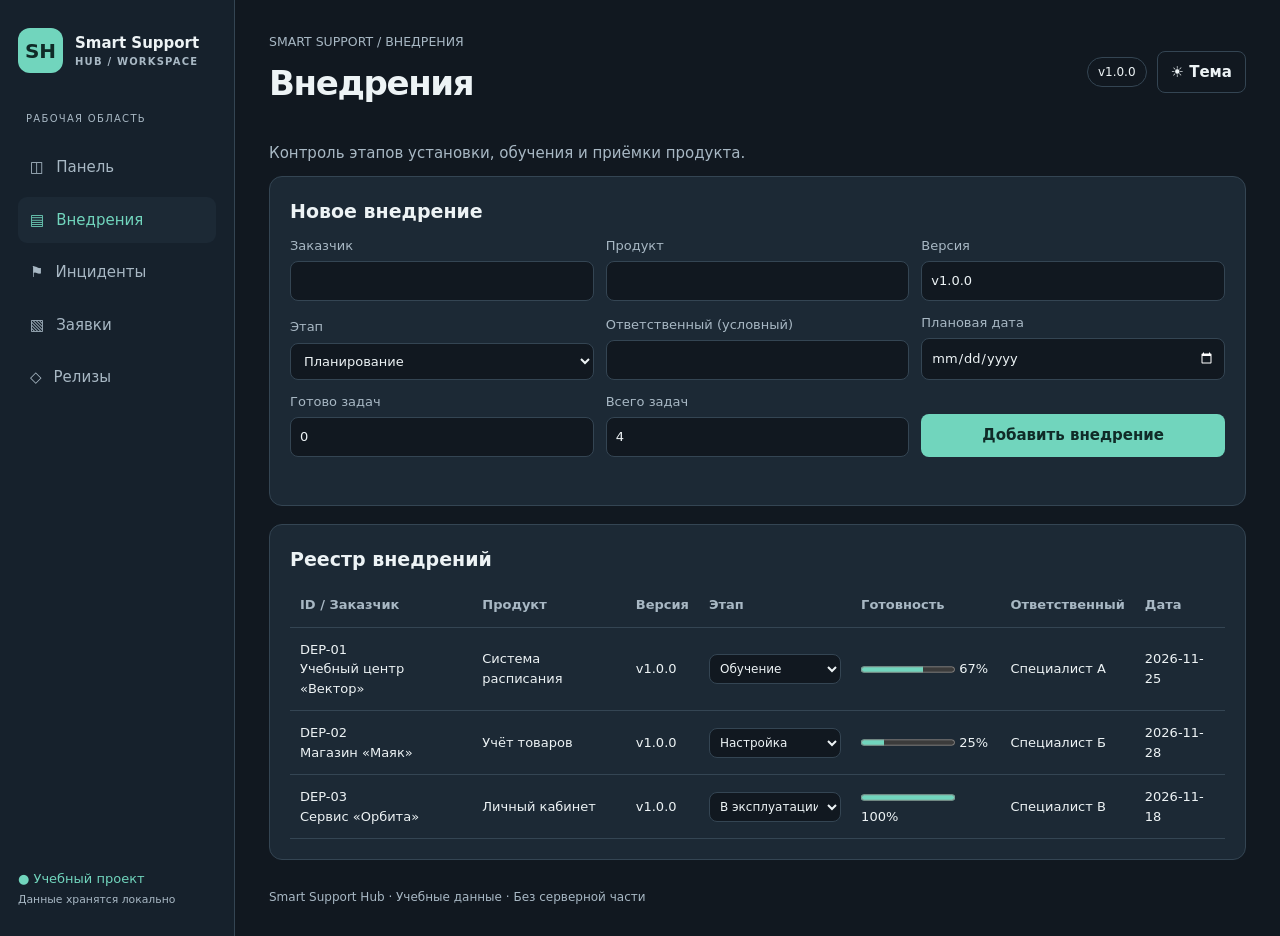
<file: deployments.html>
<!doctype html><html lang="ru"><head><meta charset="utf-8"><meta name="viewport" content="width=device-width,initial-scale=1"><title>Внедрения · Smart Support Hub</title><link rel="stylesheet" href="assets/css/style.css"><script defer src="assets/js/data.js"></script><script defer src="assets/js/storage.js"></script><script defer src="assets/js/deployments.js"></script></head><body><aside><a class="brand" href="index.html"><b>SH<span>.</span></b><div>Smart Support<small>HUB / WORKSPACE</small></div></a><p class="navlabel">РАБОЧАЯ ОБЛАСТЬ</p><nav><a href="index.html" ><span aria-hidden="true">◫</span>Панель</a><a href="deployments.html" aria-current=page><span aria-hidden="true">▤</span>Внедрения</a><a href="incidents.html" ><span aria-hidden="true">⚑</span>Инциденты</a><a href="maintenance.html" ><span aria-hidden="true">▧</span>Заявки</a><a href="releases.html" ><span aria-hidden="true">◇</span>Релизы</a></nav><div class="sidefoot">● Учебный проект<br><small>Данные хранятся локально</small></div></aside><main><header><div><small>SMART SUPPORT / ВНЕДРЕНИЯ</small><h1>Внедрения</h1></div><div class="top"><span class="version" id="version"></span><button id="themeButton" class="secondary" aria-label="Сменить тему">☀ Тема</button></div></header><section id="app"></section><footer>Smart Support Hub · Учебные данные · Без серверной части</footer></main></body></html>
</file>
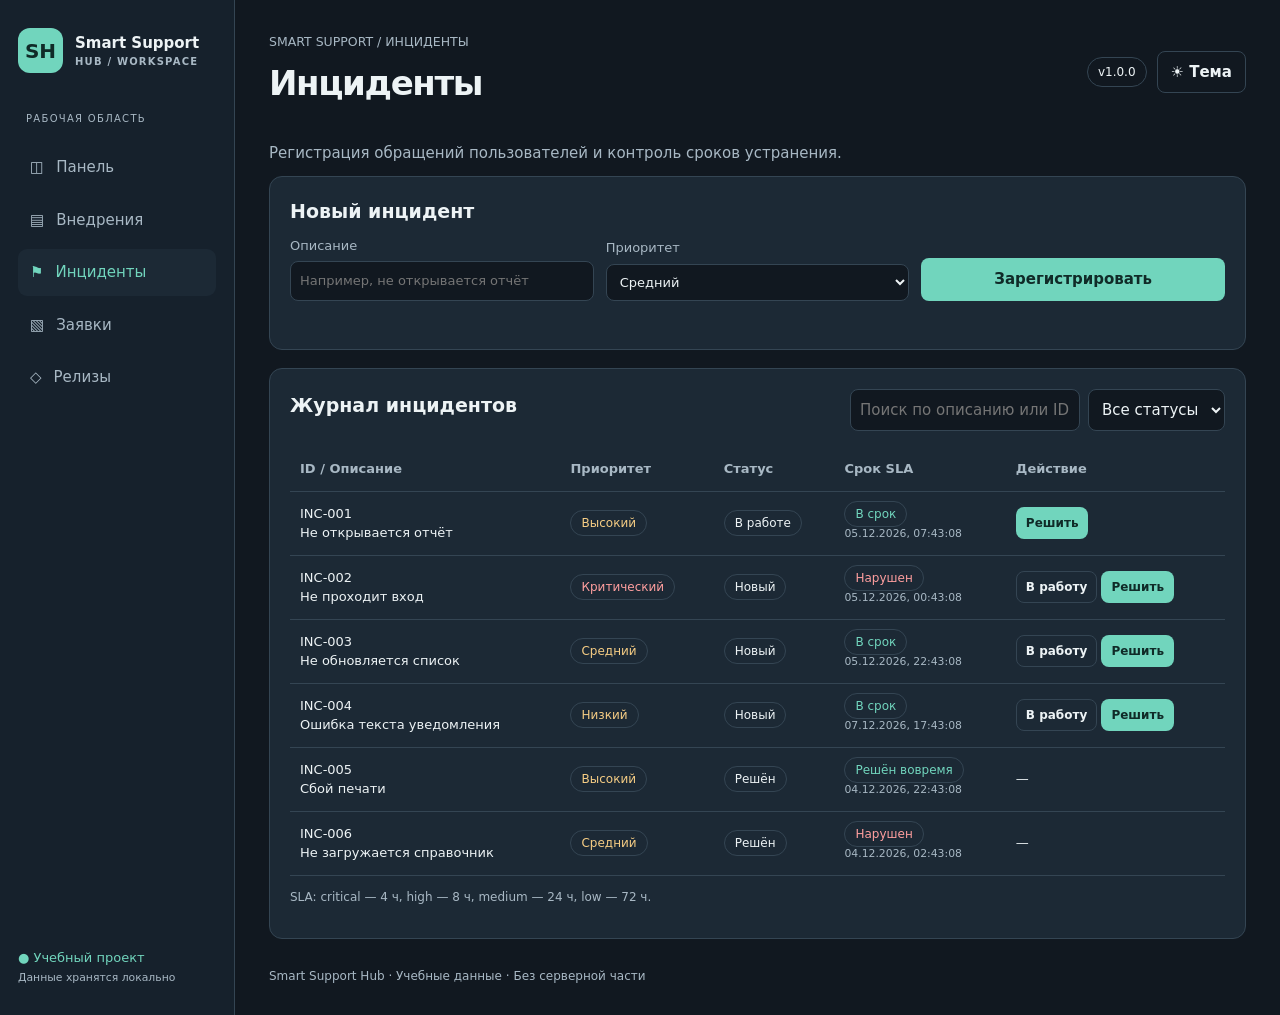
<file: incidents.html>
<!doctype html><html lang="ru"><head><meta charset="utf-8"><meta name="viewport" content="width=device-width,initial-scale=1"><title>Инциденты · Smart Support Hub</title><link rel="stylesheet" href="assets/css/style.css"><script defer src="assets/js/data.js"></script><script defer src="assets/js/storage.js"></script><script defer src="assets/js/incidents.js"></script></head><body><aside><a class="brand" href="index.html"><b>SH<span>.</span></b><div>Smart Support<small>HUB / WORKSPACE</small></div></a><p class="navlabel">РАБОЧАЯ ОБЛАСТЬ</p><nav><a href="index.html" ><span aria-hidden="true">◫</span>Панель</a><a href="deployments.html" ><span aria-hidden="true">▤</span>Внедрения</a><a href="incidents.html" aria-current=page><span aria-hidden="true">⚑</span>Инциденты</a><a href="maintenance.html" ><span aria-hidden="true">▧</span>Заявки</a><a href="releases.html" ><span aria-hidden="true">◇</span>Релизы</a></nav><div class="sidefoot">● Учебный проект<br><small>Данные хранятся локально</small></div></aside><main><header><div><small>SMART SUPPORT / ИНЦИДЕНТЫ</small><h1>Инциденты</h1></div><div class="top"><span class="version" id="version"></span><button id="themeButton" class="secondary" aria-label="Сменить тему">☀ Тема</button></div></header><section id="app"></section><footer>Smart Support Hub · Учебные данные · Без серверной части</footer></main></body></html>
</file>
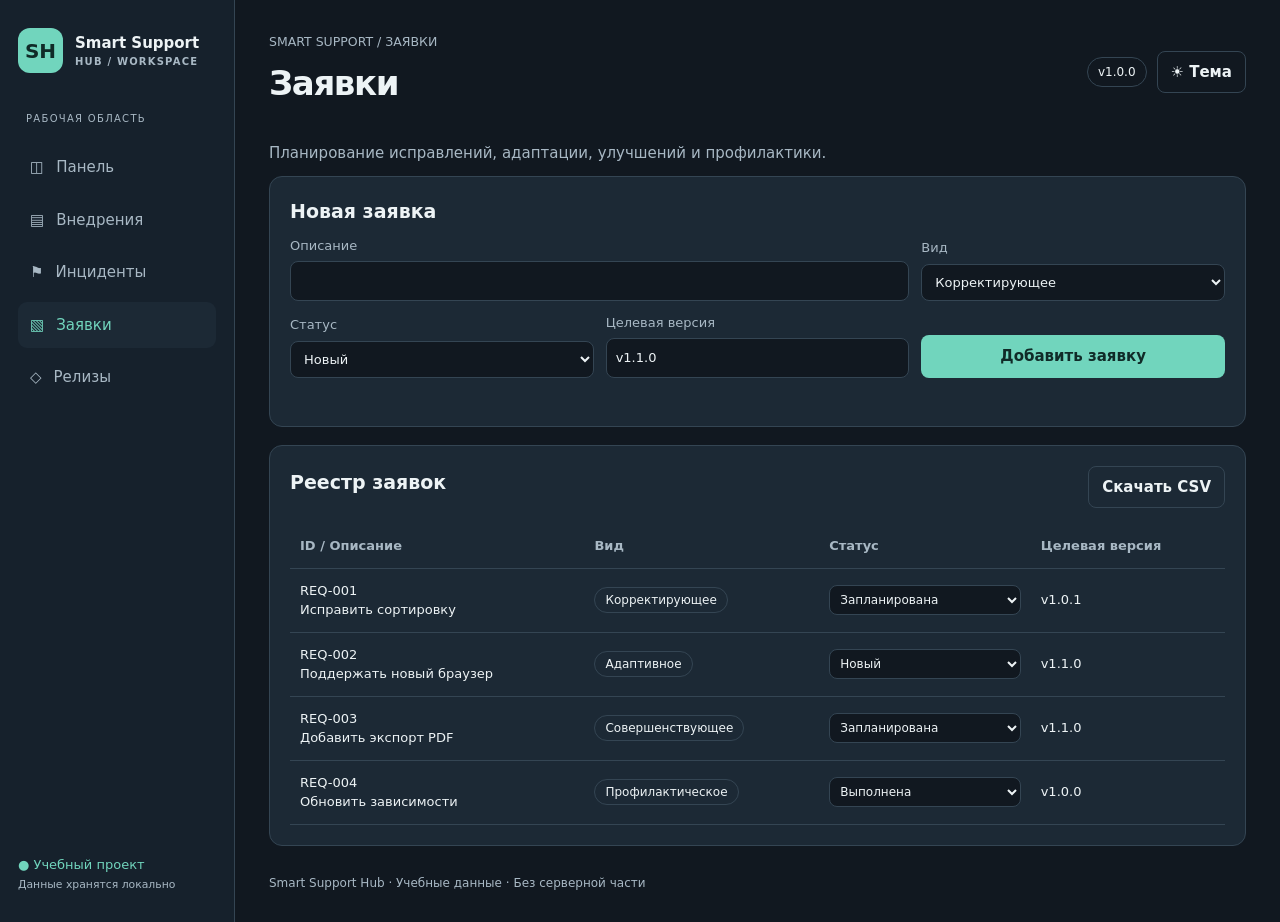
<file: maintenance.html>
<!doctype html><html lang="ru"><head><meta charset="utf-8"><meta name="viewport" content="width=device-width,initial-scale=1"><title>Заявки · Smart Support Hub</title><link rel="stylesheet" href="assets/css/style.css"><script defer src="assets/js/data.js"></script><script defer src="assets/js/storage.js"></script><script defer src="assets/js/maintenance.js"></script></head><body><aside><a class="brand" href="index.html"><b>SH<span>.</span></b><div>Smart Support<small>HUB / WORKSPACE</small></div></a><p class="navlabel">РАБОЧАЯ ОБЛАСТЬ</p><nav><a href="index.html" ><span aria-hidden="true">◫</span>Панель</a><a href="deployments.html" ><span aria-hidden="true">▤</span>Внедрения</a><a href="incidents.html" ><span aria-hidden="true">⚑</span>Инциденты</a><a href="maintenance.html" aria-current=page><span aria-hidden="true">▧</span>Заявки</a><a href="releases.html" ><span aria-hidden="true">◇</span>Релизы</a></nav><div class="sidefoot">● Учебный проект<br><small>Данные хранятся локально</small></div></aside><main><header><div><small>SMART SUPPORT / ЗАЯВКИ</small><h1>Заявки</h1></div><div class="top"><span class="version" id="version"></span><button id="themeButton" class="secondary" aria-label="Сменить тему">☀ Тема</button></div></header><section id="app"></section><footer>Smart Support Hub · Учебные данные · Без серверной части</footer></main></body></html>
</file>
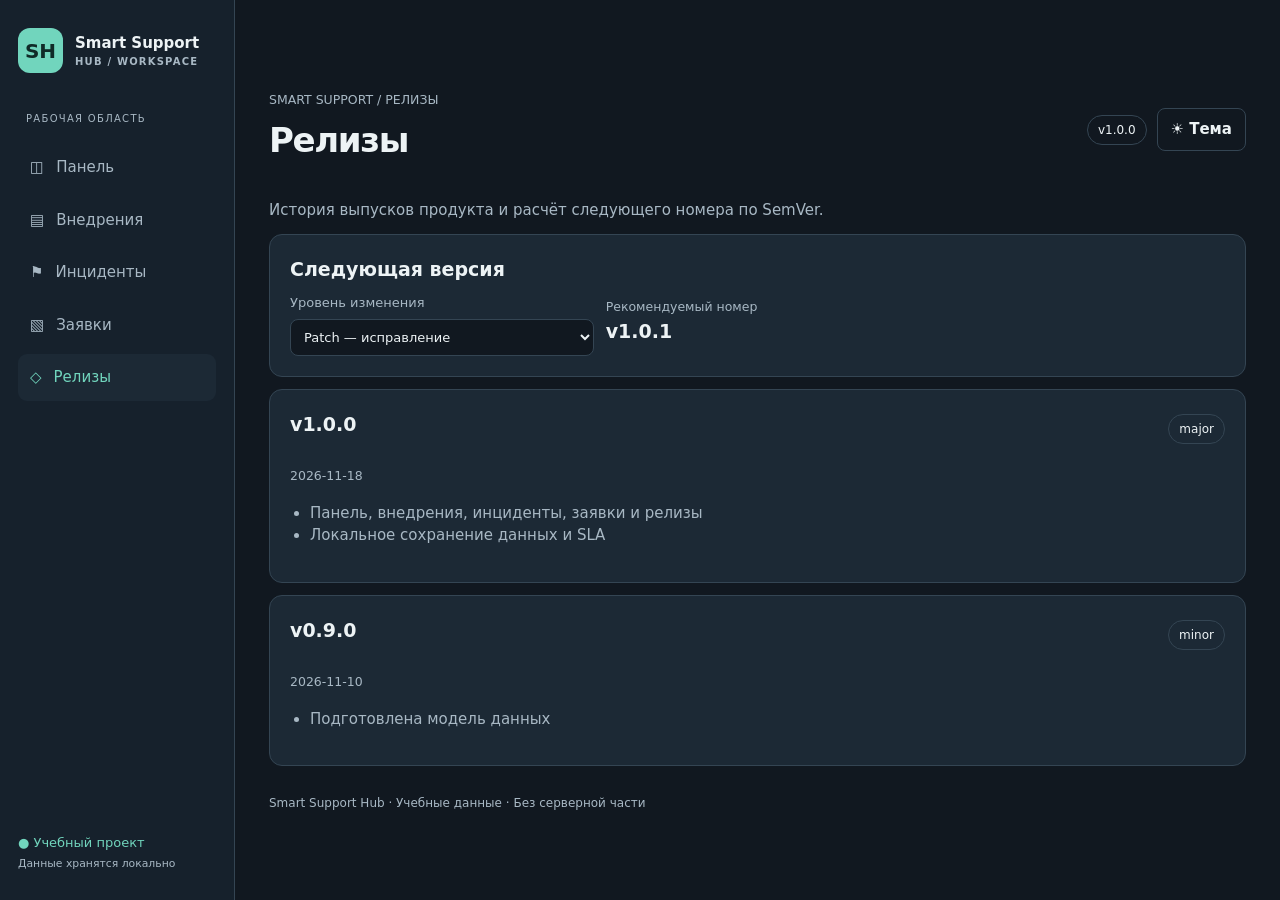
<file: releases.html>
<!doctype html><html lang="ru"><head><meta charset="utf-8"><meta name="viewport" content="width=device-width,initial-scale=1"><title>Релизы · Smart Support Hub</title><link rel="stylesheet" href="assets/css/style.css"><script defer src="assets/js/data.js"></script><script defer src="assets/js/storage.js"></script><script defer src="assets/js/releases.js"></script></head><body><aside><a class="brand" href="index.html"><b>SH<span>.</span></b><div>Smart Support<small>HUB / WORKSPACE</small></div></a><p class="navlabel">РАБОЧАЯ ОБЛАСТЬ</p><nav><a href="index.html" ><span aria-hidden="true">◫</span>Панель</a><a href="deployments.html" ><span aria-hidden="true">▤</span>Внедрения</a><a href="incidents.html" ><span aria-hidden="true">⚑</span>Инциденты</a><a href="maintenance.html" ><span aria-hidden="true">▧</span>Заявки</a><a href="releases.html" aria-current=page><span aria-hidden="true">◇</span>Релизы</a></nav><div class="sidefoot">● Учебный проект<br><small>Данные хранятся локально</small></div></aside><main><header><div><small>SMART SUPPORT / РЕЛИЗЫ</small><h1>Релизы</h1></div><div class="top"><span class="version" id="version"></span><button id="themeButton" class="secondary" aria-label="Сменить тему">☀ Тема</button></div></header><section id="app"></section><footer>Smart Support Hub · Учебные данные · Без серверной части</footer></main></body></html>
</file>
<file: assets/css/style.css>
:root{color-scheme:dark;--bg:#111820;--side:#16212c;--panel:#1c2935;--line:#344553;--text:#edf3f5;--muted:#a8b8c4;--accent:#71d5bd;--ink:#102b28;--bad:#ff9f9f;--gold:#f6cd84}*{box-sizing:border-box}body{margin:0;background:var(--bg);color:var(--text);font:15px/1.5 system-ui,Segoe UI,sans-serif;display:grid;grid-template-columns:235px minmax(0,1fr);min-height:100vh}body.light{color-scheme:light;--bg:#edf2f4;--side:#fff;--panel:#fff;--line:#d6dfe5;--text:#20303e;--muted:#526572;--accent:#087f70;--ink:#fff;--bad:#a52b35;--gold:#815a04}aside{background:var(--side);border-right:1px solid var(--line);padding:28px 18px;display:flex;flex-direction:column;gap:18px}.brand{display:flex;gap:12px;align-items:center;text-decoration:none;color:var(--text);font-weight:700;line-height:1.2}.brand b{display:grid;place-content:center;background:var(--accent);color:var(--ink);width:45px;height:45px;border-radius:12px;font-size:20px}.brand b span{display:none}.brand small{display:block;font-size:10px;letter-spacing:.12em;color:var(--muted);margin-top:4px}.navlabel{color:var(--muted);font-size:10px;letter-spacing:.13em;margin:20px 8px 0}nav{display:grid;gap:6px}nav a{padding:12px;border-radius:9px;color:var(--muted);text-decoration:none;display:flex;gap:12px;align-items:center}nav a[aria-current],nav a:hover{background:var(--panel);color:var(--accent)}.sidefoot{margin-top:auto;color:var(--accent);font-size:13px}.sidefoot small,small{color:var(--muted)}main{min-width:0;padding:30px 34px;max-width:1500px;width:100%;margin:auto;align-self:start}header{display:flex;justify-content:space-between;align-items:center;gap:12px;margin-bottom:28px}h1{font-size:34px;letter-spacing:-.04em;margin:5px 0}h2{font-size:19px;margin:0 0 10px}p{margin:0 0 12px;color:var(--muted)}.top{display:flex;gap:10px;align-items:center}.version,.pill{border:1px solid var(--line);border-radius:30px;padding:5px 10px;font-size:12px;white-space:nowrap}.pill.good{color:var(--accent)}.pill.bad{color:var(--bad)}.pill.warn{color:var(--gold)}button,input,select,textarea{font:inherit}button{background:var(--accent);color:var(--ink);border:1px solid transparent;border-radius:8px;padding:9px 13px;font-weight:650;cursor:pointer}button.secondary{background:transparent;border-color:var(--line);color:var(--text)}button:disabled{opacity:.45;cursor:default}input,select,textarea{width:100%;background:var(--bg);color:var(--text);border:1px solid var(--line);border-radius:8px;padding:9px;min-width:0}label{display:grid;gap:6px;color:var(--muted);font-size:13px}button:focus-visible,a:focus-visible,input:focus-visible,select:focus-visible{outline:2px solid var(--accent);outline-offset:2px}.grid{display:grid;gap:16px}.kpis{grid-template-columns:repeat(4,minmax(0,1fr));margin:20px 0}.card{background:var(--panel);border:1px solid var(--line);border-radius:13px;padding:20px;min-width:0}.kpi b{display:block;font-size:31px;letter-spacing:-.04em;margin:12px 0 4px}.kpi small{font-size:12px}.charts{grid-template-columns:1fr 1fr}.chartbox{height:255px;position:relative}.chartbox canvas{max-width:100%;max-height:100%}.legend{display:flex;gap:12px;flex-wrap:wrap;font-size:12px;color:var(--muted);margin-top:8px}.sectiontop{display:flex;justify-content:space-between;align-items:center;gap:10px;margin-bottom:16px}.tablewrap{overflow-x:auto}table{border-collapse:collapse;width:100%;font-size:13px}th,td{padding:12px 10px;border-bottom:1px solid var(--line);text-align:left;vertical-align:middle}th{color:var(--muted);font-weight:600;white-space:nowrap}td button{font-size:12px;padding:6px 9px}td select{min-width:115px;font-size:12px;padding:6px}.formgrid{display:grid;grid-template-columns:repeat(3,minmax(0,1fr));gap:12px;align-items:end}.formgrid .wide{grid-column:span 2}.formcard{margin-bottom:18px}.message{min-height:20px;margin:8px 0 0;color:var(--accent)}.message.error{color:var(--bad)}progress{width:94px;accent-color:var(--accent)}.release{margin-top:12px}.release ul{padding-left:20px;color:var(--muted)}footer{margin-top:28px;color:var(--muted);font-size:12px}.empty{text-align:center;color:var(--muted)}.filter{width:auto;min-width:130px}.footnote{font-size:12px;margin-top:12px}@media(max-width:1000px){body{grid-template-columns:185px minmax(0,1fr)}main{padding:24px}.kpis{grid-template-columns:repeat(2,1fr)}.charts{grid-template-columns:1fr}}@media(max-width:650px){body{display:block}aside{padding:14px;gap:10px;border-right:0;border-bottom:1px solid var(--line)}nav{display:flex;overflow-x:auto}nav a{white-space:nowrap;padding:9px}.navlabel,.sidefoot{display:none}main{padding:16px}header{align-items:flex-start}h1{font-size:26px}.top{flex-direction:column;align-items:flex-end}.card{padding:14px}.kpi b{font-size:26px}.formgrid{grid-template-columns:1fr}.formgrid .wide{grid-column:auto}.sectiontop{flex-wrap:wrap}.chartbox{height:230px}} 

.filters{display:flex;gap:8px;flex-wrap:wrap;max-width:100%}.filters input{width:230px;max-width:100%}@media(max-width:650px){.filters{width:100%}.filters input{width:100%}}
</file>
